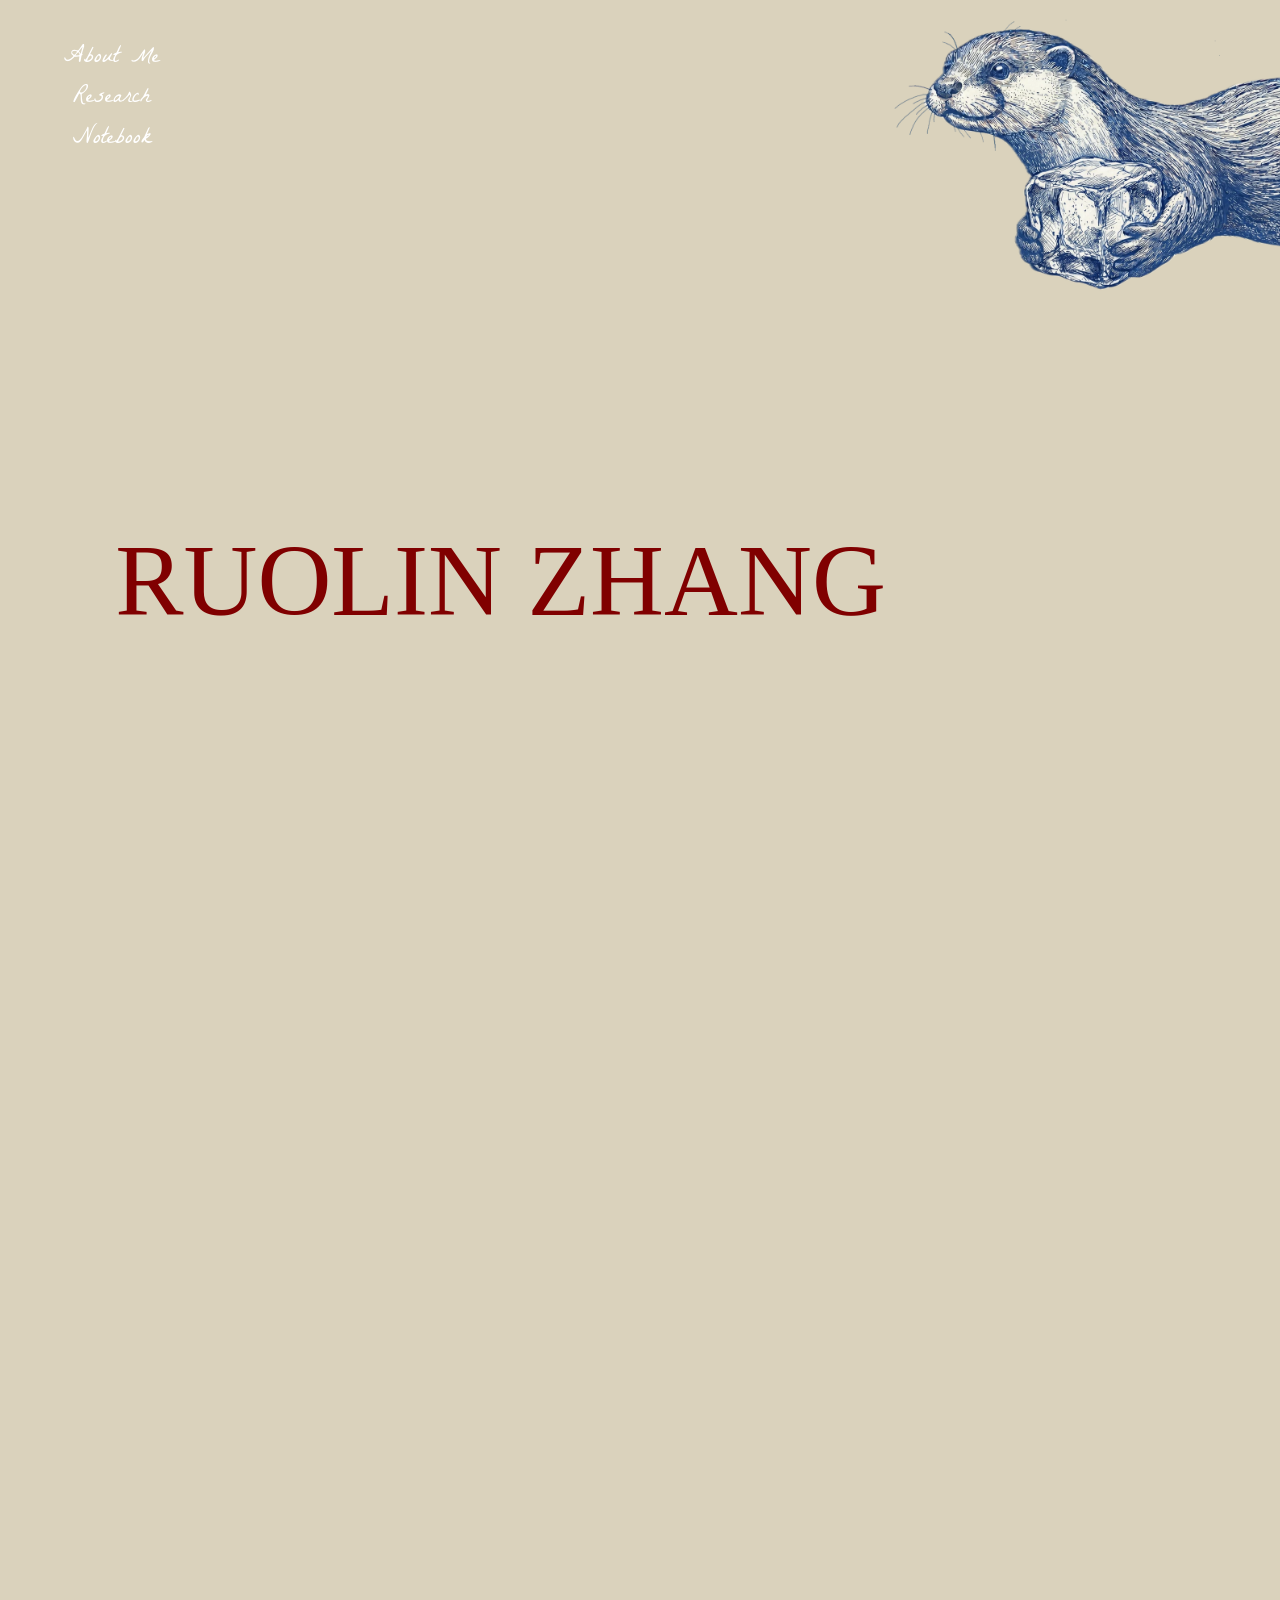
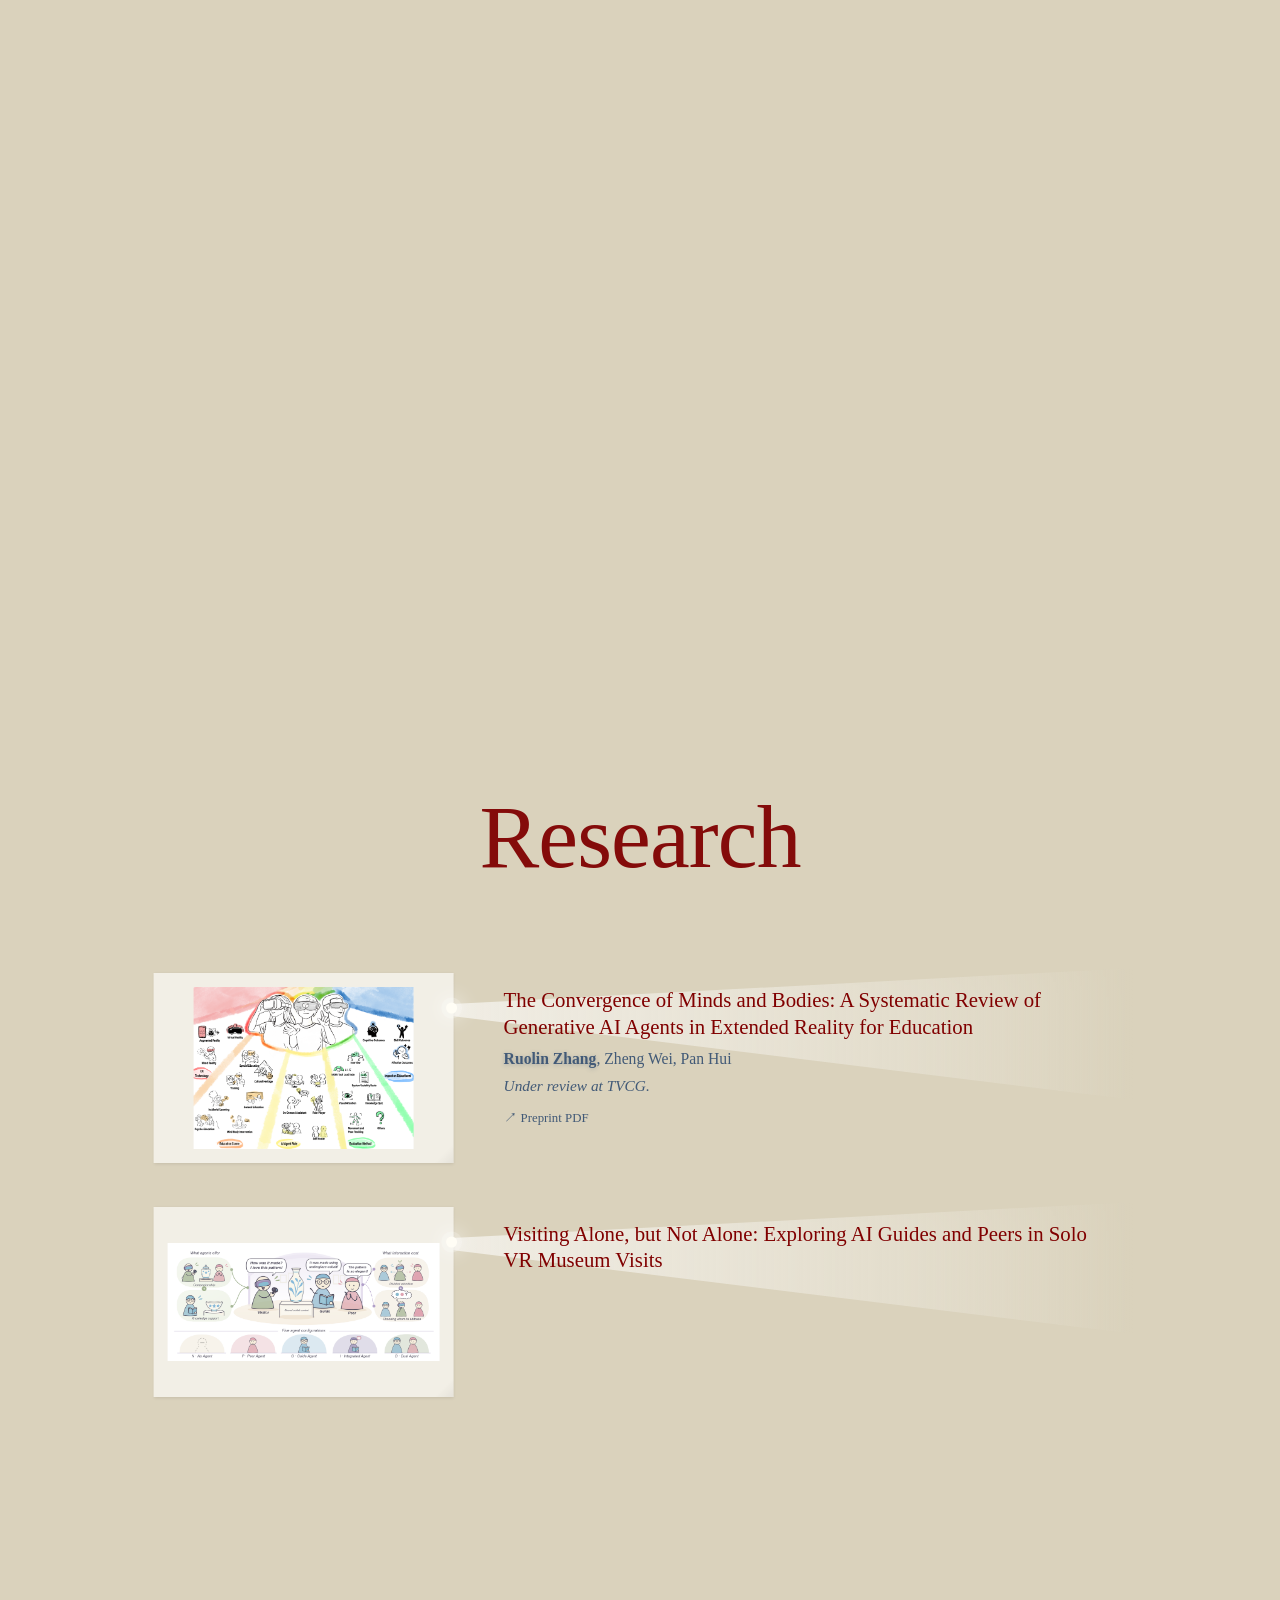
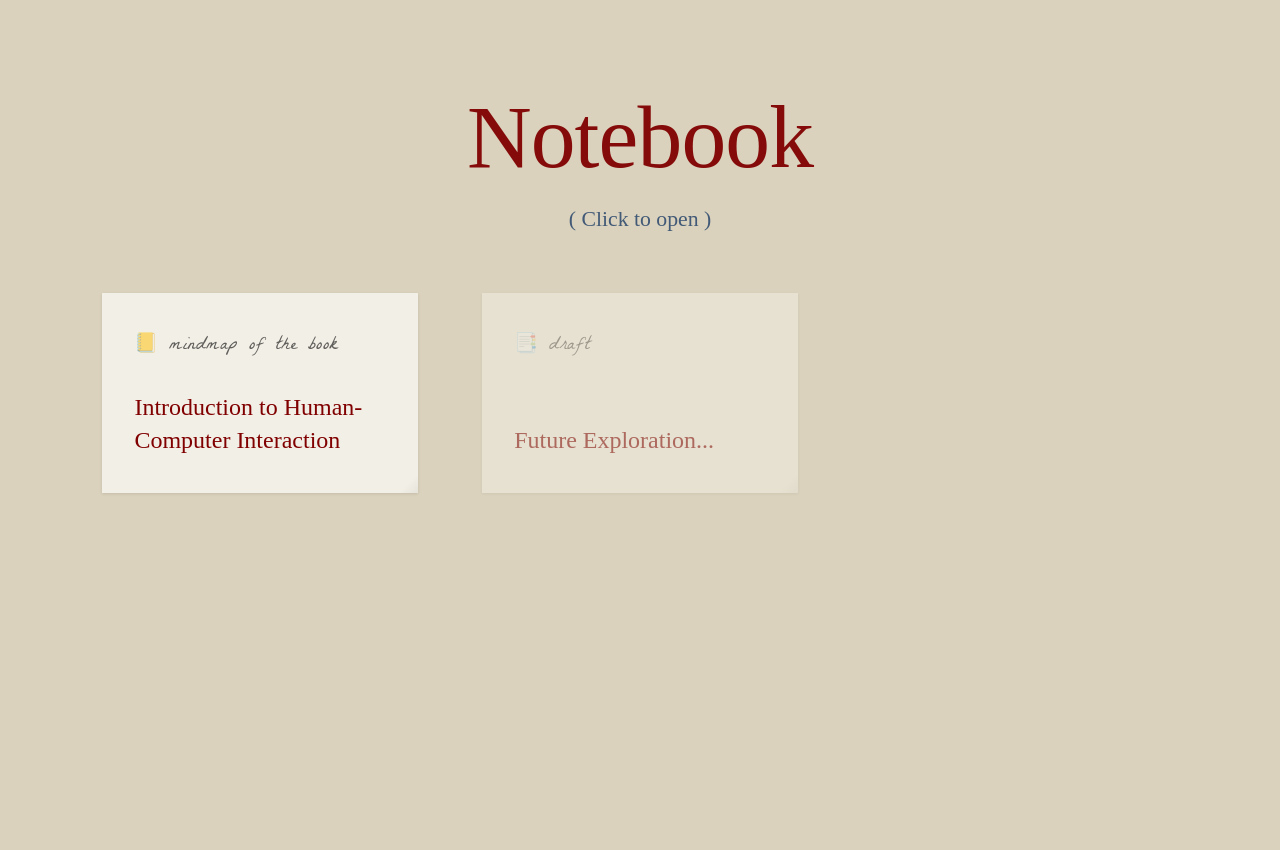
<file: index.html>
<!DOCTYPE html>
<html lang="zh-CN">
<head>
    <meta charset="UTF-8">
    <meta name="viewport" content="width=device-width, initial-scale=1.0">
    <title>Ruolin Zhang - Portfolio</title>
    <link href="https://fonts.googleapis.com/css2?family=La+Belle+Aurore&family=IM+Fell+English:ital@0;1&display=swap" rel="stylesheet">
    <link rel="stylesheet" href="styles.css?v=20261108-otter">
</head>
<body>

    <nav class="top-nav">
        <a href="#" id="navAbout">About Me</a>
        <a href="#researchSection" id="navResearch">Research</a>
        <a href="#notebookSection" id="navNotebook">Notebook</a>
    </nav>

    <section class="scroll-container">
        <div class="sticky-viewport">
            <div class="hero-text-layer" id="textLayer">
                <div class="title-line">
                    <span class="name">RUOLIN ZHANG</span>
                </div>
            </div>

            <div class="otter-container" id="otter">
                <img src="./images/otter.webp" width="1840" height="900" fetchpriority="high" alt="Otter" class="otter-img">
            </div>

            <div class="fountain-container" id="fountain">
                <img src="./images/fountain.webp" width="1100" height="1556" decoding="async" alt="Fountain" class="fountain-img">
            </div>

            <div class="story-section" id="aboutMe">
                <h2 class="about-title" id="aboutTitle">About Me</h2>
                <figure class="about-photo" aria-label="Portrait of Ruolin Zhang">
                    <img src="./images/ruolin-portrait.webp" decoding="async" alt="Ruolin Zhang standing in front of green foliage">
                </figure>
                <div class="about-intro" id="aboutIntro">
                    <p>Hi, I'm Ruolin Zhang, currently a research assistant at the MC² Lab at HKUST (Guangzhou).</p>
                    <p>My research interests center on immersive computing, particularly AI agents in extended reality (XR) and interactive forms of immersive media. I am interested in how embodied AI agents can support learning and creative expression, and how immersive storytelling can invite audiences to explore and participate in a story. <a href="./cv.html" class="portfolio-inline-link cv-inline-link" target="_blank" rel="noopener">CV</a></p>
                    <p>Before transitioning to HCI research, I worked as a director and screenwriter <a href="#" class="portfolio-inline-link" onclick="event.preventDefault(); openPdf();">(Film Portfolio)</a>.</p>
                    <p>Outside research, I enjoy rock climbing 🧗‍♀️ and ballet 🩰. I studied the erhu for eight years and the violin for two years 🎻, and I love listening to classical music.</p>
                </div>
            </div>
        </div>
    </section>

    <section class="content-section" id="researchSection">
        <h2>Research</h2>
        <div class="research-list">
            <div class="research-row">
                <button class="library-card research-card" type="button" aria-expanded="false" aria-controls="tvcgPaperDetails" aria-label="Reveal details for The Convergence of Minds and Bodies">
                    <img class="research-card-image" loading="lazy" decoding="async" src="./images/generative-ai-xr-review.png" alt="Overview illustration for the generative AI agents in extended reality review">
                    <span class="spotlight-layer research-spotlight" aria-hidden="true"></span>
                </button>
                <aside class="research-beam" id="tvcgPaperDetails">
                    <div class="beam-copy">
                        <h3 class="beam-title">The Convergence of Minds and Bodies: A Systematic Review of Generative AI Agents in Extended Reality for Education</h3>
                        <p class="beam-authors"><strong>Ruolin Zhang</strong>, Zheng Wei, Pan Hui</p>
                        <p class="beam-status"><em>Under review at TVCG.</em></p>
                        <a class="paper-pdf-link" href="./pdf/generative-ai-agents-xr-education-survey.pdf" target="_blank" rel="noopener" aria-label="Open TVCG survey preprint PDF in a new tab"><span aria-hidden="true">↗</span> Preprint PDF</a>
                        <p class="beam-details" aria-hidden="true">A PRISMA-based systematic review of 73 studies, synthesizing the roles of generative AI agents in XR education and deriving design implications for future learning experiences.</p>
                    </div>
                </aside>
            </div>
            <div class="research-row">
                <button class="library-card research-card" type="button" aria-expanded="false" aria-controls="anonymousProjectDetails" aria-label="Reveal details for Visiting Alone, but Not Alone: Exploring AI Guides and Peers in Solo VR Museum Visits">
                    <img class="research-card-image" loading="lazy" decoding="async" src="./images/chi-vr-museum-teaser.png" alt="Overview of AI guide and peer agents, five agent configurations, and interaction costs in solo VR museum visits">
                    <span class="spotlight-layer research-spotlight" aria-hidden="true"></span>
                </button>
                <aside class="research-beam" id="anonymousProjectDetails">
                    <div class="beam-copy">
                        <h3 class="beam-title">Visiting Alone, but Not Alone: Exploring AI Guides and Peers in Solo VR Museum Visits</h3>
                        <p class="beam-details" aria-hidden="true">A comparative study of five AI agent configurations in a VR museum, using a within-participant design with 27 participants to examine how guide and peer roles shape companionship, learning, and interaction demands during solo visits.</p>
                    </div>
                </aside>
            </div>
        </div>
    </section>

    <section class="content-section" id="notebookSection">
        <h2>Notebook</h2>
        <p class="click-hint-block">( Click to open )</p>
        <div class="card-grid">
            <div class="library-card hci-card" id="hciCard" onclick="openMindmap('./notes/intro-to-hci.md')">
                <div class="card-header">📒 mindmap of the book</div>
                <h3 class="card-title">Introduction to Human-Computer Interaction</h3>
                <div class="spotlight-layer" style="background-image: url('./images/Introduction to Human-Computer Interaction.png');"></div>
            </div>
            <div class="library-card" style="opacity: 0.5;">
                <div class="card-header">📑 draft</div>
                <h3 class="card-title">Future Exploration...</h3>
            </div>
        </div>
    </section>

    <div id="mindmapModal" class="mindmap-modal">
        <button class="close-btn" onclick="closeMindmap()">✕ Close</button>
        <input type="text" id="mindmapSearch" class="markmap-search-bar" placeholder="Search… (type to expand & highlight)" oninput="handleMindmapSearch(this.value)" />
        <div class="mindmap-content active" id="mindmapContent">
            <svg id="markmapSvg" style="width:100%;height:100%"></svg>
        </div>
    </div>

    <div id="pdfModal" class="pdf-modal">
        <button class="close-btn" onclick="closePdf()">✕ Close</button>
        <div class="pdf-content">
            <div id="pdfPagesContainer" class="pdf-pages-container"></div>
        </div>
    </div>

    <script defer src="scripts.js?v=20261108-scroll"></script>
</body>
</html>
</file>
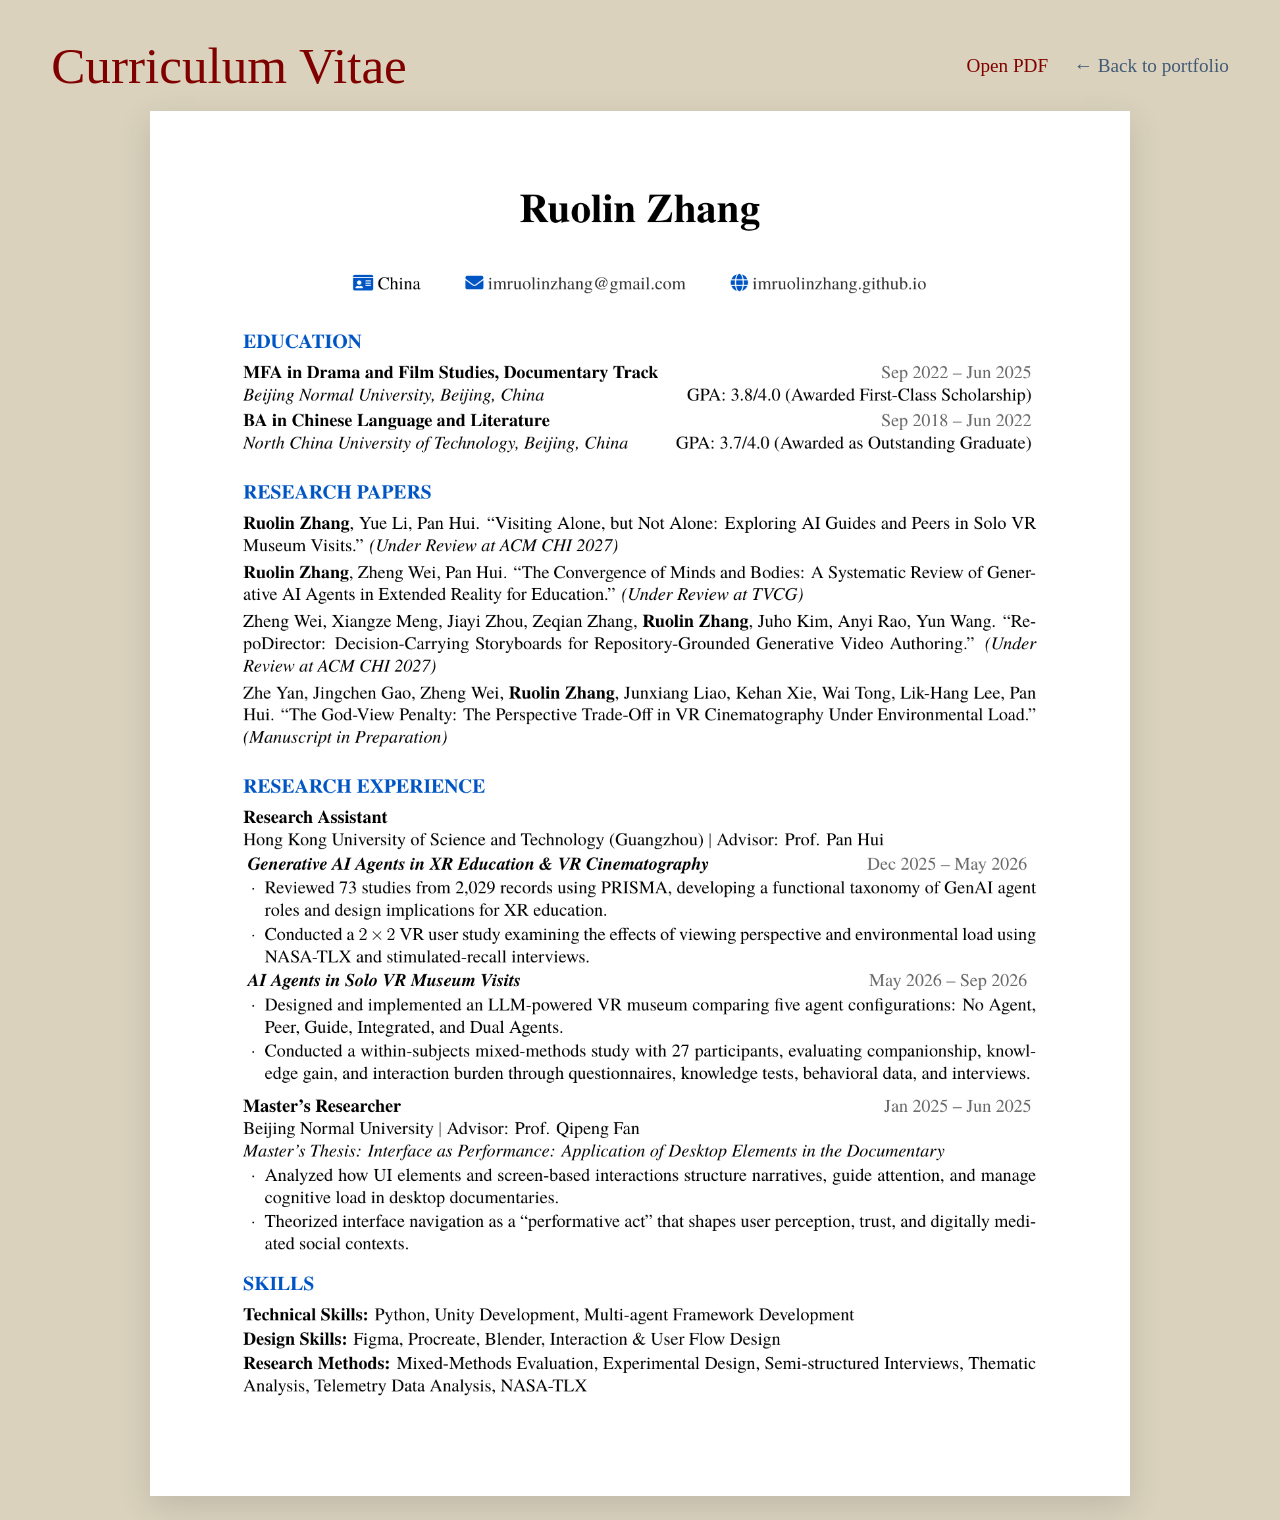
<file: cv.html>
<!DOCTYPE html>
<html lang="en">
<head>
    <meta charset="UTF-8">
    <meta name="viewport" content="width=device-width, initial-scale=1.0">
    <title>CV — Ruolin Zhang</title>
    <link href="https://fonts.googleapis.com/css2?family=La+Belle+Aurore&family=IM+Fell+English:ital@0;1&display=swap" rel="stylesheet">
    <link rel="stylesheet" href="styles.css">
</head>
<body class="cv-page">
    <main class="cv-page-shell">
        <header class="cv-page-header">
            <h1 class="cv-page-title">Curriculum Vitae</h1>
            <nav class="cv-page-actions" aria-label="CV page actions">
                <a class="cv-pdf-link" href="./ruolinzhang_CV.pdf" target="_blank" rel="noopener">Open PDF</a>
                <a class="cv-home-link" href="./index.html">← Back to portfolio</a>
            </nav>
        </header>
        <img class="cv-document" src="./images/ruolinzhang-cv.png" alt="Ruolin Zhang curriculum vitae">
    </main>
</body>
</html>
</file>
<file: styles.css>
:root {
    --color-bg: #DAD2BC;
    --color-primary: #425A77;
    --color-accent: #800000;
    --font-main: 'Helvetica Neue', Arial, sans-serif;
    --font-handwriting: 'La Belle Aurore', cursive;
}

* { margin: 0; padding: 0; box-sizing: border-box; }
body {
    background-color: var(--color-bg);
    color: var(--color-primary);
    font-family: var(--font-main);
    overflow-x: clip;
    -webkit-font-smoothing: antialiased;
    -moz-osx-font-smoothing: grayscale;
}

.top-nav {
    position: fixed;
    top: 5vh;
    left: 5vw;
    z-index: 200;
    display: flex;
    flex-direction: column;
    align-items: center;
    gap: 0.8rem;
}

.top-nav a {
    font-family: var(--font-handwriting);
    font-size: clamp(1.2rem, 1.8vw, 1.8rem);
    color: #FFFFFF;
    text-decoration: none;
    line-height: 1.2;
    transition: opacity 0.3s ease;
    text-align: center;
}

.top-nav a:hover { opacity: 0.7; }

.scroll-container {
    position: relative;
    height: 290vh;
}

.sticky-viewport {
    position: sticky;
    top: 0;
    height: 100vh;
    overflow: hidden;
    background-color: var(--color-bg);
}

.hero-text-layer {
    position: absolute;
    left: 9vw;
    bottom: 29vh;
    z-index: 10;
    width: fit-content;
}
.greeting { font-family: 'IM Fell English', serif; font-size: clamp(1.6rem, 2.3vw, 2.3rem); color: var(--color-accent); }
.name {
    font-family: 'IM Fell English', serif;
    font-size: clamp(4.6rem, 8vw, 7.3rem);
    color: var(--color-accent);
    font-weight: 400;
}
.subtitle { font-family: 'IM Fell English', serif; font-size: clamp(1.4rem, 2vw, 2.2rem); color: var(--color-primary); margin-top: 1.2rem; }

.otter-container {
    --otter-width: min(58vw, 1550px);
    position: absolute;
    top: -5vh;
    right: calc(var(--otter-width) * -0.43);
    width: var(--otter-width);
    z-index: 5;
}
.otter-img { width: 100%; height: auto; }

.fountain-container {
    position: fixed;
    bottom: -12vh;
    right: -12vw;
    width: min(37vw,1550px);
    z-index: 9;
    transform: translateY(100%);
    opacity: 0;
    pointer-events: none;
}
.fountain-img { width: 100%; height: auto; }

.story-section {
    position: absolute;
    left: 18vw;
    top: 30vh;
    width: min(62vw, 820px);
    z-index: 15;
    pointer-events: none;
    opacity: 0;
    display: flex;
    flex-direction: column;
    align-items: flex-start;
}
.about-title {
    position: relative;
    top: -1.5rem;
    font-family: 'IM Fell English', serif;
    font-size: clamp(4rem, 7vw, 6.5rem);
    color: var(--color-accent);
    text-align: left;
    font-weight: 400;
    letter-spacing: -0.01em;
    opacity: 0.95;
    margin-left: clamp(330px, 27vw, 370px);
}
.about-photo {
    position: absolute;
    top: -6rem;
    left: 3rem;
    right: auto;
    width: clamp(220px, 17vw, 260px);
    margin: 0;
    padding: 1rem 1rem 4.4rem;
    background-color: #f4efe2;
    background-image:
        radial-gradient(circle at 18% 24%, rgba(151, 124, 82, 0.055) 0 0.7px, transparent 0.9px),
        radial-gradient(circle at 72% 68%, rgba(255, 255, 255, 0.5) 0 0.65px, transparent 0.9px),
        repeating-linear-gradient(102deg, rgba(125, 103, 72, 0.018) 0 1px, transparent 1px 5px);
    background-size: 7px 7px, 9px 9px, auto;
    clip-path: polygon(0.8% 0.4%, 99.2% 0, 99.7% 24%, 99.1% 51%, 100% 76%, 99.4% 99.2%, 72% 99.7%, 48% 99.2%, 23% 100%, 0.5% 99.3%, 0 73%, 0.6% 48%, 0.1% 22%);
    filter: drop-shadow(-10px 16px 18px rgba(43, 54, 67, 0.16));
    opacity: 0;
    --photo-rise: 0px;
    transform: translateY(var(--photo-rise)) rotate(3deg);
    z-index: 2;
    pointer-events: none;
}
.about-photo img {
    display: block;
    width: 100%;
    height: auto;
    aspect-ratio: 1 / 1;
    object-fit: cover;
    object-position: 50% 31%;
}
.about-intro { position: relative; z-index: 4; margin-top: 1.2rem; font-family: 'IM Fell English', serif; font-size: clamp(1.15rem, 1.45vw, 1.55rem); color: #000000; text-align: left; line-height: 1.55; }
.about-intro p { margin-bottom: 1.6rem; }
.about-intro p:last-child { margin-bottom: 0; }
.portfolio-inline-link {
    color: var(--color-primary);
    text-decoration: none;
    border-bottom: 1px solid rgba(66, 90, 119, 0.45);
    pointer-events: auto;
    transition: color 0.2s ease, border-color 0.2s ease;
}
.portfolio-inline-link:hover {
    color: var(--color-accent);
    border-color: var(--color-accent);
}
.cv-inline-link {
    margin-left: 0.25em;
    white-space: nowrap;
}


.content-section {
    min-height: 100vh;
    padding: 15vh 8vw 15vh;
    background-color: transparent;
    position: relative;
    z-index: 30;
}

#researchSection {
    margin-top: -40vh;
}

.content-section h2 {
    font-family: 'IM Fell English', serif;
    font-size: clamp(4rem, 7vw, 6.5rem);
    color: var(--color-accent);
    text-align: center;
    margin-bottom: 5rem;
    font-weight: 400;
    letter-spacing: -0.01em;
    opacity: 0.95;
}

.card-grid {
    display: grid;
    grid-template-columns: repeat(auto-fill, minmax(280px, 1fr));
    gap: 4rem;
    max-width: 1200px;
    margin: 0 auto;
}

.library-card {
    background: #F2EFE6;
    padding: 2.2rem 2rem;
    cursor: pointer;
    position: relative;
    border: none;
    transition: all 0.4s cubic-bezier(0.25, 0.46, 0.45, 0.94);
    min-height: 200px;
    display: flex;
    flex-direction: column;
    box-shadow: 0 1px 3px rgba(0,0,0,0.1);
}

.library-card:hover {
    transform: translateY(-4px) rotate(-0.5deg);
    box-shadow: 0 15px 25px -10px rgba(0,0,0,0.15);
}

.library-card::before {
    content: "";
    position: absolute;
    bottom: 0;
    right: 0;
    width: 50px;
    height: 50px;
    background: linear-gradient(135deg, transparent 80%, rgba(0,0,0,0.05) 100%);
    pointer-events: none;
}

.card-header {
    font-family: var(--font-handwriting);
    font-size: 1.2rem;
    color: #000000;
    margin-bottom: 1.2rem;
    opacity: 0.6;
    letter-spacing: 0.5px;
}

.card-title {
    font-family: 'IM Fell English', serif;
    font-weight: 400;
    font-size: 1.5rem;
    color: var(--color-accent);
    line-height: 1.4;
    margin-top: auto;
}


.mindmap-modal {
    position: fixed;
    top: 0;
    left: 0;
    width: 100vw;
    height: 100vh;
    background-color: var(--color-bg);
    z-index: 300;
    display: flex;
    justify-content: center;
    align-items: center;
    opacity: 0;
    pointer-events: none;
    transition: opacity 0.4s ease;
}
.mindmap-modal.active { opacity: 1; pointer-events: auto; }
.close-btn { position: absolute; top: 5vh; right: 6vw; font-family: var(--font-handwriting); font-size: 1.8rem; color: var(--color-accent); background: none; border: none; cursor: pointer; z-index: 301; }

/* mindmap 搜索框 */
.markmap-search-bar {
    position: absolute;
    top: 5vh;
    left: 50%;
    transform: translateX(-50%);
    z-index: 302;
    width: clamp(220px, 32vw, 360px);
    padding: 0.55em 1.2em;
    font-family: 'IM Fell English', serif;
    font-size: 1.05rem;
    color: var(--color-primary);
    background: rgba(255,255,255,0.6);
    border: 1px solid rgba(66, 90, 119, 0.4);
    border-radius: 999px;
    outline: none;
    backdrop-filter: blur(4px);
    transition: border-color 0.2s ease, background 0.2s ease;
}
.markmap-search-bar:focus {
    border-color: var(--color-accent);
    background: rgba(255,255,255,0.85);
}
.markmap-search-bar::placeholder {
    color: var(--color-primary);
    opacity: 0.55;
}

/* mindmap 搜索命中高亮 */
g.markmap-node.search-match foreignObject > * {
    background-color: rgba(128, 0, 0, 0.12);
    border-radius: 3px;
    padding: 0 0.2em;
}
g.markmap-node.search-match > circle {
    stroke: var(--color-accent) !important;
    stroke-width: 3.5px !important;
}
.mindmap-content { position: absolute; top: 50%; left: 50%; transform: translate(-50%, -50%); width: 85vw; height: 85vh; opacity: 0; visibility: hidden; }
.mindmap-content.active { opacity: 1; visibility: visible; }
.markmap { width: 100%; height: 100%; }
.markmap svg path, .markmap svg line { stroke-width: 3px !important; stroke-linecap: round !important; stroke-linejoin: round !important; }

/* Portfolio 卡片：嵌在 About Me 内部，跟随上升，水平居中 */
.portfolio-card {
    align-self: center;
    width: min(560px, 95%);
    min-height: 300px;
    padding: 2.2rem 2rem;
    margin-top: 5.5rem;
    overflow: hidden;
    position: relative;
    pointer-events: auto;
}
.portfolio-card .portfolio-title {
    font-size: clamp(2rem, 3vw, 2.8rem);
}
/* 探照灯图层：通用，背景图由内联 style 提供 */
.spotlight-layer {
    position: absolute;
    inset: 0;
    background-size: cover;
    background-position: center;
    opacity: 0;
    pointer-events: none;
    transition: opacity 0.25s ease;
    --x: 50%;
    --y: 50%;
    -webkit-mask-image: radial-gradient(circle 90px at var(--x) var(--y), rgba(0,0,0,1) 55%, rgba(0,0,0,0) 100%);
            mask-image: radial-gradient(circle 90px at var(--x) var(--y), rgba(0,0,0,1) 55%, rgba(0,0,0,0) 100%);
}
.library-card:hover .spotlight-layer { opacity: 1; }

/* HCI 卡片：体积小，圆圈半径相应缩小 */
.hci-card { overflow: hidden; position: relative; }
.hci-card .spotlight-layer {
    -webkit-mask-image: radial-gradient(circle 65px at var(--x) var(--y), rgba(0,0,0,1) 55%, rgba(0,0,0,0) 100%);
            mask-image: radial-gradient(circle 65px at var(--x) var(--y), rgba(0,0,0,1) 55%, rgba(0,0,0,0) 100%);
}

/* Portfolio 卡片 card-header（film & literature）：统一成 serif 字体 */
.portfolio-card .card-header {
    font-family: 'IM Fell English', serif;
    font-size: clamp(1.3rem, 1.6vw, 1.55rem);
    letter-spacing: 0;
    opacity: 0.7;
}

/* PDF 弹窗（同 mindmap 风格） */
.pdf-modal {
    position: fixed;
    top: 0;
    left: 0;
    width: 100vw;
    height: 100vh;
    background-color: var(--color-bg);
    z-index: 300;
    display: flex;
    justify-content: center;
    align-items: center;
    opacity: 0;
    pointer-events: none;
    transition: opacity 0.4s ease;
}
.pdf-modal.active { opacity: 1; pointer-events: auto; }
.pdf-content {
    width: 90vw;
    height: 92vh;
    overflow-y: auto;
    overflow-x: hidden;
    padding: 2vh 0;
    display: flex;
    flex-direction: column;
    align-items: center;
}
.pdf-pages-container {
    display: flex;
    flex-direction: column;
    align-items: center;
    gap: 2vh;
    width: 100%;
}
.pdf-page {
    width: min(820px, 92%);
    height: auto;
    box-shadow: 0 6px 22px rgba(0,0,0,0.18);
    background: #ffffff;
}
.pdf-loading {
    font-family: 'IM Fell English', serif;
    font-size: 1.5rem;
    color: var(--color-accent);
    padding: 6rem 0;
    opacity: 0.7;
}

.in-progress-text {
    font-family: var(--font-handwriting);
    font-size: 1.2rem;
    color: #000000;
    text-align: center;
    opacity: 0.6;
    letter-spacing: 0.5px;
}

/* Research：左侧论文卡片 + 点击后向右展开的射灯说明 */
.research-list {
    width: min(80vw, 1200px);
    margin: 0 auto;
    transform: translateX(2vw);
    display: flex;
    flex-direction: column;
    gap: 2.1rem;
}

.research-row {
    display: grid;
    grid-template-columns: minmax(260px, 300px) minmax(480px, 1fr);
    align-items: center;
}

.research-card {
    width: 100%;
    height: 190px;
    min-height: 190px;
    padding: 0.9rem;
    overflow: hidden;
    text-align: left;
    font: inherit;
    color: inherit;
    z-index: 2;
}

.research-card-image {
    display: block;
    width: 100%;
    height: 100%;
    object-fit: contain;
    object-position: center;
    position: relative;
    z-index: 1;
}

.anonymous-research-image {
    filter: blur(9px) saturate(0.62) brightness(1.06);
    transform: scale(1.1);
}

.anonymous-glass {
    position: absolute;
    inset: 0.9rem;
    z-index: 2;
    background:
        linear-gradient(135deg, rgba(255,255,255,0.38), rgba(218,210,188,0.2)),
        repeating-linear-gradient(102deg, rgba(255,255,255,0.14) 0 2px, transparent 2px 8px);
    border: 1px solid rgba(255,255,255,0.48);
    backdrop-filter: blur(5px);
    -webkit-backdrop-filter: blur(5px);
    pointer-events: none;
}

.anonymous-card .research-spotlight {
    z-index: 3;
    opacity: 0.15;
}

.anonymous-card:hover .research-spotlight { opacity: 0.42; }

.anonymous-authors {
    display: inline-block;
    width: 12.5rem;
    height: 0.9rem;
    overflow: hidden;
    color: rgba(66, 90, 119, 0.72);
    background: rgba(66, 90, 119, 0.13);
    border-radius: 999px;
    filter: blur(3.5px);
    opacity: 0.72;
    user-select: none;
    pointer-events: none;
}

.research-card:focus-visible {
    outline: 2px solid var(--color-primary);
    outline-offset: 5px;
}

.research-spotlight {
    background:
        radial-gradient(circle at center, rgba(255,255,255,0.95), rgba(255,255,255,0.12) 68%),
        repeating-linear-gradient(-12deg, rgba(66,90,119,0.09) 0 1px, transparent 1px 7px);
    mix-blend-mode: multiply;
}

.research-beam {
    position: relative;
    min-height: 200px;
    margin-left: -2px;
    pointer-events: none;
    transition: height 0.55s cubic-bezier(0.22, 1, 0.36, 1);
}

.research-beam::before {
    content: "";
    position: absolute;
    inset: 0;
    background: linear-gradient(90deg, rgba(255,255,255,0.56), rgba(242,239,230,0.3) 70%, rgba(255,255,255,0));
    clip-path: polygon(0 18%, 100% 0, 100% 66%, 0 24%);
    filter: drop-shadow(12px 7px 13px rgba(255,255,255,0.18));
    transform: scaleX(0.94);
    transform-origin: left center;
    transition: transform 0.65s cubic-bezier(0.22, 1, 0.36, 1), clip-path 0.55s ease, background 0.4s ease, filter 0.4s ease;
}

.research-beam::after {
    content: "";
    position: absolute;
    left: 0;
    top: 40px;
    z-index: 2;
    width: 11px;
    height: 11px;
    border-radius: 50%;
    background: #fffdf5;
    box-shadow: 0 0 0 5px rgba(255,255,255,0.18), 0 0 18px 8px rgba(255,255,255,0.36);
    transform: translate(-50%, -50%);
}

.research-row.active .research-beam {
    min-height: 260px;
    pointer-events: auto;
}

.research-row.active .research-beam::before {
    background: linear-gradient(90deg, rgba(66,90,119,0.2), rgba(66,90,119,0.075) 70%, rgba(66,90,119,0.015));
    filter: drop-shadow(16px 9px 14px rgba(43,54,67,0.11));
    transform: scaleX(1);
    clip-path: polygon(0 14%, 100% 0, 100% 72%, 0 20%);
}

.research-row.active .research-card {
    transform: translateY(-2px) scale(1.14);
    transform-origin: left center;
    box-shadow: 12px 10px 28px -12px rgba(0,0,0,0.28);
}

.beam-copy {
    position: relative;
    z-index: 1;
    display: flex;
    flex-direction: column;
    justify-content: flex-start;
    padding: 1.2rem 2rem 1.4rem 3.25rem;
}

.beam-title {
    font-family: 'IM Fell English', serif;
    font-size: clamp(1.3rem, 1.48vw, 1.6rem);
    font-weight: 400;
    line-height: 1.28;
    color: var(--color-accent);
    max-width: 38rem;
}

.beam-authors {
    font-family: 'IM Fell English', serif;
    font-size: 0.98rem;
    line-height: 1.35;
    color: var(--color-primary);
    margin-top: 0.45rem;
}

.beam-authors strong {
    color: var(--color-primary);
    font-weight: 600;
    text-shadow: 0 1px 4px rgba(66, 90, 119, 0.34);
}

.beam-status {
    font-family: 'IM Fell English', serif;
    font-size: 0.96rem;
    line-height: 1.35;
    color: var(--color-primary);
    margin-top: 0.45rem;
}

.paper-pdf-link {
    display: inline-flex;
    align-items: center;
    align-self: flex-start;
    gap: 0.25rem;
    margin-top: 0.7rem;
    padding: 0.15rem 0;
    color: var(--color-primary);
    background: transparent;
    font-family: 'IM Fell English', serif;
    font-size: 0.8rem;
    line-height: 1.4;
    text-decoration: none;
    pointer-events: auto;
    text-underline-offset: 3px;
    text-decoration-thickness: 1px;
}

.paper-pdf-link:hover {
    text-decoration: underline;
}

.paper-pdf-link:focus-visible {
    outline: 2px solid var(--color-primary);
    outline-offset: 4px;
}

.beam-details {
    max-height: 0;
    overflow: hidden;
    opacity: 0;
    transform: translateY(-0.5rem);
    margin-top: 0;
    padding-top: 0;
    border-top: 1px solid transparent;
    font-family: 'IM Fell English', serif;
    font-size: 0.95rem;
    line-height: 1.5;
    color: var(--color-primary);
    transition: max-height 0.45s ease, opacity 0.3s ease 0.16s, transform 0.38s ease 0.12s, margin 0.3s ease, padding 0.3s ease, border-color 0.3s ease;
}

.research-row.active .beam-details {
    max-height: 8rem;
    opacity: 1;
    transform: translateY(0);
    margin-top: 0.65rem;
    padding-top: 0.6rem;
    border-color: rgba(66,90,119,0.2);
}

/* Click to open 小字（内联在标题右侧） */
.click-hint-inline {
    font-family: 'IM Fell English', serif;
    font-size: clamp(1.3rem, 1.7vw, 1.7rem);
    color: #425A77;
    font-weight: 400;
    letter-spacing: 0;
    margin-left: 0.6em;
    vertical-align: baseline;
    white-space: nowrap;
}
/* Click to open 小字（块级，置于大标题下方） */
.click-hint-block {
    font-family: 'IM Fell English', serif;
    font-size: clamp(1.3rem, 1.7vw, 1.7rem);
    color: #425A77;
    font-weight: 400;
    text-align: center;
    margin-top: -3.8rem; /* 拉近，抵消 h2 的 margin-bottom */
    margin-bottom: 3.8rem;
}

@media (max-width: 900px) {
    .top-nav { top: 2vh; left: 5vw; }
    .card-grid { gap: 2rem; }

    .otter-container {
        --otter-width: 86vw;
        top: 1vh;
    }

    .story-section {
        left: 8vw;
        top: 30vh;
        width: 84vw;
    }

    .about-title {
        top: -0.6rem;
        margin-left: 0;
        white-space: nowrap;
    }

    .about-photo {
        position: absolute;
        top: -11.8rem;
        right: 0;
        left: auto;
        width: 132px;
        margin: 0;
        padding: 0.4rem 0.4rem 2rem;
        transform: translateY(var(--photo-rise)) rotate(1.5deg);
    }

    .research-list {
        width: min(88vw, 520px);
        transform: none;
        gap: 1.6rem;
    }

    #researchSection { margin-top: -25vh; }

    .research-row { grid-template-columns: 1fr; }

    .research-card {
        height: 220px;
        min-height: 220px;
    }

    .research-row.active .research-card {
        transform: translateY(-2px) scale(1.04);
        transform-origin: center;
    }

    .research-beam {
        width: 100%;
        min-height: 220px;
        margin: -1px 0 0;
    }

    .research-row.active .research-beam { min-height: 280px; }

    .paper-pdf-link { align-self: center; }

    .research-beam::before {
        inset: 0 -12px;
        clip-path: polygon(47% 0, 53% 0, 84% 100%, 16% 100%);
        transform: scaleY(0.9);
        transform-origin: top center;
    }

    .research-row.active .research-beam::before { transform: scaleY(1); }

    .research-beam::after {
        left: 50%;
        top: 0;
        transform: translate(-50%, -50%);
    }

    .beam-copy {
        align-items: center;
        text-align: center;
        padding: 3.4rem 1.8rem 1.6rem;
    }
}

@media (max-width: 600px) {
    .story-section { top: max(22vh, 10rem); }
    .about-title { font-size: clamp(3rem, 12vw, 4rem); }
    .about-photo { top: -9rem; }
    .about-intro { font-size: 1rem; line-height: 1.45; }
    .about-intro p { margin-bottom: 0.9rem; }
    .about-intro p:last-child { margin-bottom: 0; }
}

/* 独立 CV 阅读页 */
.cv-page {
    min-height: 100vh;
    overflow-x: hidden;
}

.cv-page-shell {
    width: 100vw;
    min-height: 100vh;
    padding: 2.25rem clamp(1rem, 4vw, 4rem) 1.5rem;
    display: flex;
    flex-direction: column;
    gap: 1rem;
}

.cv-page-header {
    display: flex;
    align-items: center;
    justify-content: space-between;
    gap: 1rem;
}

.cv-page-title,
.cv-home-link {
    font-family: 'IM Fell English', serif;
    font-weight: 400;
}

.cv-page-title {
    color: var(--color-accent);
    font-size: clamp(2rem, 4vw, 3.5rem);
}

.cv-home-link {
    color: var(--color-primary);
    font-size: clamp(1rem, 1.5vw, 1.25rem);
    text-decoration: none;
}

.cv-page-actions {
    display: flex;
    align-items: center;
    gap: clamp(0.8rem, 2vw, 1.6rem);
}

.cv-pdf-link {
    font-family: 'IM Fell English', serif;
    font-size: clamp(1rem, 1.5vw, 1.25rem);
    color: var(--color-accent);
    text-decoration: none;
}

.cv-home-link:hover,
.cv-pdf-link:hover { opacity: 0.65; }

.cv-document {
    display: block;
    width: min(100%, 980px);
    height: auto;
    margin: 0 auto;
    background: #ffffff;
    box-shadow: 0 10px 30px rgba(43, 54, 67, 0.16);
}

@media (max-width: 600px) {
    .cv-page-shell { padding-top: 1.4rem; }
    .cv-page-header {
        align-items: flex-start;
        flex-direction: column;
    }
    .cv-page-actions { width: 100%; justify-content: space-between; }
}
</file>
